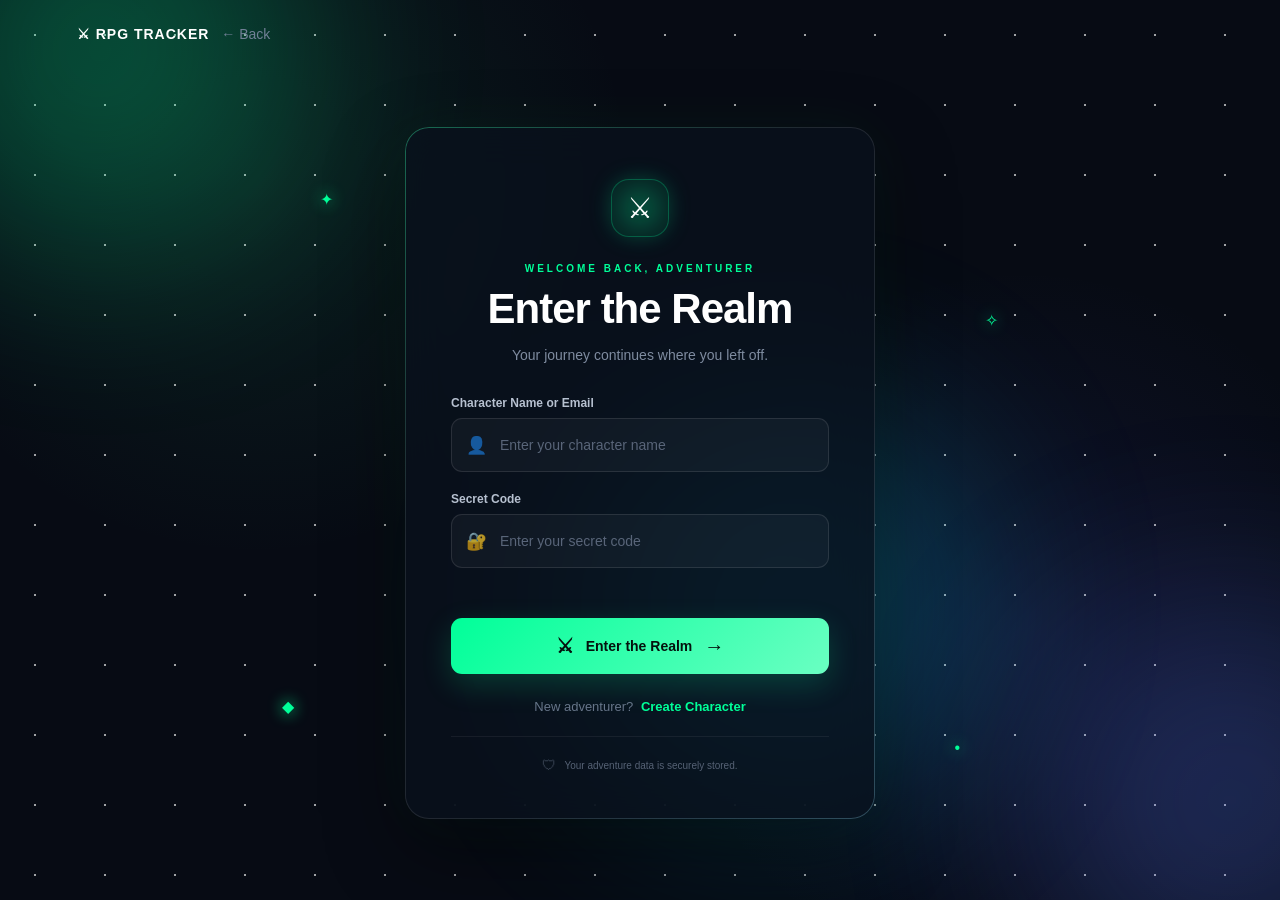
<file: frontend/login.html>
<!DOCTYPE html>
<html lang="en">
<head>
    <meta charset="UTF-8">

    <meta name="viewport"
          content="width=device-width, initial-scale=1.0">

    <title>RPG Tracker | Enter the Realm</title>

    <link rel="stylesheet" href="style.css">
</head>

<body class="auth-page">

    <!-- =========================
         ANIMATED BACKGROUND
    ========================== -->

    <div class="background">

        <div class="stars stars-1"></div>
        <div class="stars stars-2"></div>
        <div class="stars stars-3"></div>

        <div class="glow glow-1"></div>
        <div class="glow glow-2"></div>
        <div class="glow glow-3"></div>

    </div>


    <!-- =========================
         TOP BAR
    ========================== -->

    <header class="auth-header">

        <a href="index.html" class="back-link">
            ⚔ RPG TRACKER
            <span>← Back</span>
        </a>

    </header>


    <!-- =========================
         LOGIN AREA
    ========================== -->

    <main class="auth-container">

        <!-- Floating particles -->

        <span class="auth-particle particle-a">✦</span>
        <span class="auth-particle particle-b">✧</span>
        <span class="auth-particle particle-c">◆</span>
        <span class="auth-particle particle-d">•</span>


        <!-- Login Card -->

        <section class="auth-card">

            <!-- Sword -->

            <div class="auth-icon">

                <div class="mini-glow"></div>

                <div class="mini-sword">
                    ⚔
                </div>

            </div>


            <!-- Heading -->

            <div class="auth-heading">

                <div class="welcome-text">
                    WELCOME BACK, ADVENTURER
                </div>

                <h1>
                    Enter the Realm
                </h1>

                <p>
                    Your journey continues where you left off.
                </p>

            </div>


            <!-- =========================
                 LOGIN FORM
            ========================== -->

            <form id="loginForm">


                <!-- Username -->

                <div class="input-group">

                    <label for="loginUsername">
                        Character Name or Email
                    </label>

                    <div class="input-wrapper">

                        <span class="input-icon">
                            👤
                        </span>

                        <input
                            type="text"
                            id="loginUsername"
                            name="username"
                            placeholder="Enter your character name"
                            autocomplete="username"
                            required
                        >

                    </div>

                </div>


                <!-- Password -->

                <div class="input-group">

                    <label for="loginPassword">
                        Secret Code
                    </label>

                    <div class="input-wrapper">

                        <span class="input-icon">
                            🔐
                        </span>

                        <input
                            type="password"
                            id="loginPassword"
                            name="password"
                            placeholder="Enter your secret code"
                            autocomplete="current-password"
                            required
                        >

                    </div>

                </div>


                <!-- Message -->

                <div
                    id="loginMessage"
                    class="auth-message">
                </div>


                <!-- Login Button -->

                <button
                    type="submit"
                    id="loginButton"
                    class="auth-submit">

                    <span class="submit-sword">
                        ⚔
                    </span>

                    <span>
                        Enter the Realm
                    </span>

                    <span class="submit-arrow">
                        →
                    </span>

                </button>

            </form>


            <!-- Register -->

            <div class="auth-switch">

                New adventurer?

                <a href="register.html">
                    Create Character
                </a>

            </div>


            <!-- Security -->

            <div class="security-note">

                <span>
                    🛡
                </span>

                <span>
                    Your adventure data is securely stored.
                </span>

            </div>

        </section>

    </main>


    <!-- IMPORTANT
         Keep your existing JavaScript
    -->

    <script src="script.js"></script>

</body>
</html>
</file>
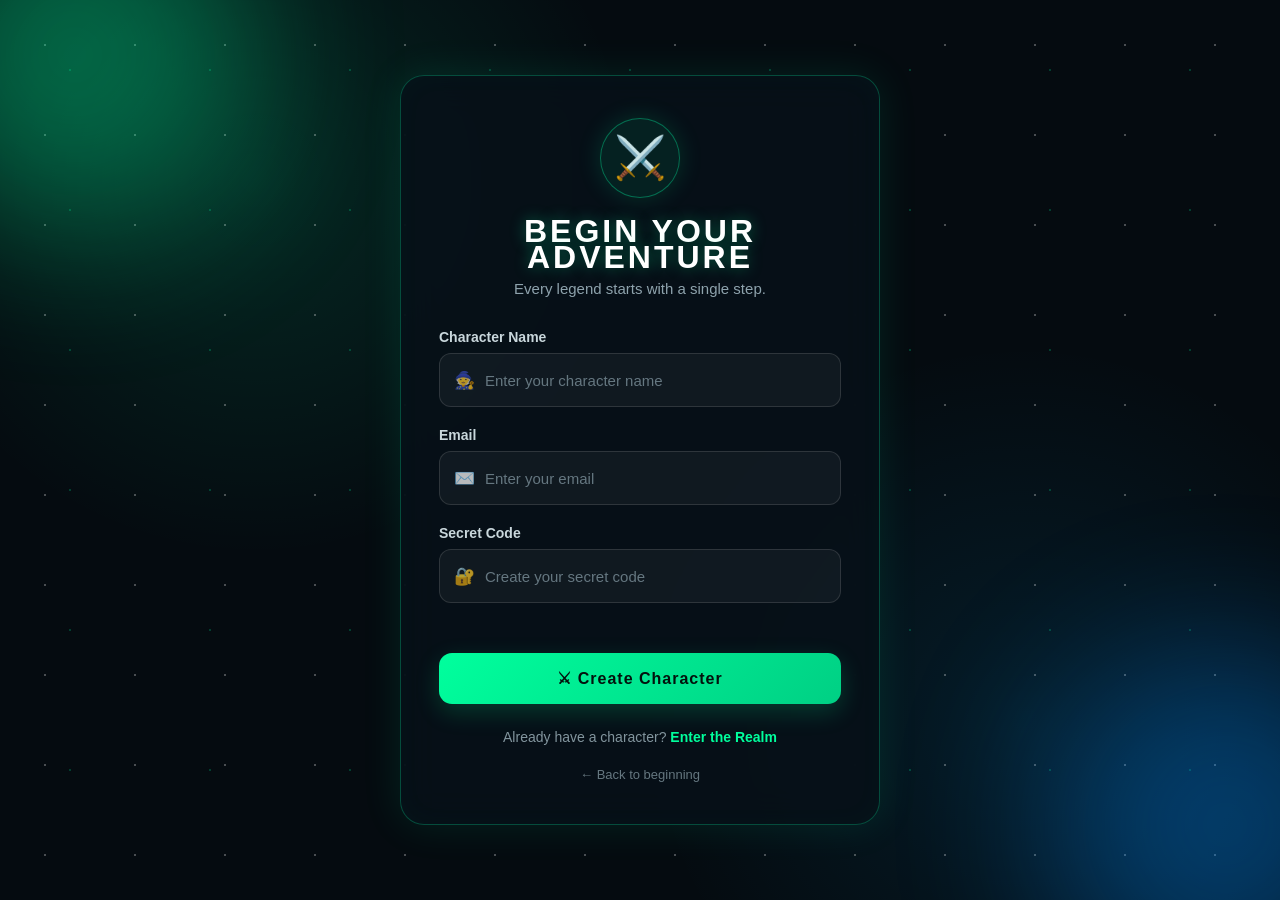
<file: frontend/register.html>
<!DOCTYPE html>
<html lang="en">
<head>
    <meta charset="UTF-8">
    <meta name="viewport" content="width=device-width, initial-scale=1.0">

    <title>RPG Tracker - Create Character</title>

    <link rel="stylesheet" href="style.css">

    <style>
        /* ================================
           RPG REGISTER PAGE
        ================================= */

        * {
            margin: 0;
            padding: 0;
            box-sizing: border-box;
        }

        body {
            min-height: 100vh;
            overflow-x: hidden;
            font-family: Arial, Helvetica, sans-serif;
            background:
                radial-gradient(circle at 20% 20%, rgba(0, 255, 170, 0.12), transparent 30%),
                radial-gradient(circle at 80% 80%, rgba(0, 180, 255, 0.10), transparent 30%),
                #050b10;
            color: #ffffff;
        }

        /* ================================
           ANIMATED BACKGROUND
        ================================= */

        .background {
            position: fixed;
            inset: 0;
            overflow: hidden;
            pointer-events: none;
            z-index: 0;
        }

        .glow {
            position: absolute;
            width: 350px;
            height: 350px;
            border-radius: 50%;
            filter: blur(80px);
            opacity: 0.35;
            animation: floatGlow 8s ease-in-out infinite;
        }

        .glow-one {
            background: #00ff9d;
            top: -120px;
            left: -100px;
        }

        .glow-two {
            background: #008cff;
            right: -120px;
            bottom: -100px;
            animation-delay: -4s;
        }

        @keyframes floatGlow {
            0%, 100% {
                transform: translate(0, 0) scale(1);
            }

            50% {
                transform: translate(40px, -30px) scale(1.15);
            }
        }

        .stars {
            position: absolute;
            inset: 0;
            background-image:
                radial-gradient(circle, rgba(255,255,255,0.8) 1px, transparent 1px),
                radial-gradient(circle, rgba(0,255,170,0.6) 1px, transparent 1px);
            background-size: 90px 90px, 140px 140px;
            animation: starMove 25s linear infinite;
            opacity: 0.35;
        }

        @keyframes starMove {
            from {
                background-position: 0 0, 0 0;
            }

            to {
                background-position: 180px 180px, -220px 160px;
            }
        }

        /* ================================
           MAIN CONTAINER
        ================================= */

        .register-page {
            position: relative;
            z-index: 2;

            min-height: 100vh;

            display: flex;
            align-items: center;
            justify-content: center;

            padding: 40px 20px;
        }

        /* ================================
           REGISTER CARD
        ================================= */

        .register-card {
            width: 100%;
            max-width: 480px;

            padding: 42px 38px;

            background: rgba(7, 17, 24, 0.88);

            border: 1px solid rgba(0, 255, 170, 0.25);

            border-radius: 24px;

            backdrop-filter: blur(18px);

            box-shadow:
                0 0 40px rgba(0, 255, 170, 0.10),
                inset 0 0 30px rgba(0, 255, 170, 0.025);

            animation: cardAppear 0.8s ease forwards;
        }

        @keyframes cardAppear {
            from {
                opacity: 0;
                transform: translateY(40px) scale(0.96);
            }

            to {
                opacity: 1;
                transform: translateY(0) scale(1);
            }
        }

        .register-card:hover {
            border-color: rgba(0, 255, 170, 0.45);

            box-shadow:
                0 0 55px rgba(0, 255, 170, 0.15),
                inset 0 0 35px rgba(0, 255, 170, 0.03);
        }

        /* ================================
           ICON
        ================================= */

        .rpg-icon {
            width: 80px;
            height: 80px;

            margin: 0 auto 20px;

            display: flex;
            align-items: center;
            justify-content: center;

            font-size: 42px;

            border-radius: 50%;

            background: rgba(0, 255, 170, 0.08);

            border: 1px solid rgba(0, 255, 170, 0.35);

            box-shadow:
                0 0 25px rgba(0, 255, 170, 0.15);

            animation: swordFloat 3s ease-in-out infinite;
        }

        @keyframes swordFloat {
            0%, 100% {
                transform: translateY(0) rotate(-3deg);
            }

            50% {
                transform: translateY(-8px) rotate(3deg);
            }
        }

        /* ================================
           HEADINGS
        ================================= */

        .register-card h1 {
            text-align: center;

            font-size: 32px;

            letter-spacing: 3px;

            margin-bottom: 10px;

            color: #ffffff;

            text-shadow:
                0 0 15px rgba(0, 255, 170, 0.35);
        }

        .subtitle {
            text-align: center;

            color: #8ea3ad;

            font-size: 15px;

            margin-bottom: 32px;
        }

        /* ================================
           FORM
        ================================= */

        .form-group {
            margin-bottom: 20px;
        }

        .form-group label {
            display: block;

            margin-bottom: 8px;

            color: #c9d7dc;

            font-size: 14px;

            font-weight: 600;
        }

        .input-wrapper {
            position: relative;
        }

        .input-icon {
            position: absolute;

            left: 15px;

            top: 50%;

            transform: translateY(-50%);

            font-size: 17px;

            opacity: 0.7;

            pointer-events: none;
        }

        .form-group input {
            width: 100%;

            padding: 15px 16px 15px 45px;

            border-radius: 12px;

            border: 1px solid rgba(255,255,255,0.12);

            outline: none;

            background: rgba(255,255,255,0.045);

            color: white;

            font-size: 15px;

            transition:
                border-color 0.25s ease,
                box-shadow 0.25s ease,
                background 0.25s ease,
                transform 0.25s ease;
        }

        .form-group input::placeholder {
            color: #657780;
        }

        .form-group input:focus {
            border-color: #00ff9d;

            background: rgba(0,255,157,0.045);

            box-shadow:
                0 0 0 3px rgba(0,255,157,0.08),
                0 0 20px rgba(0,255,157,0.08);

            transform: translateY(-1px);
        }

        /* ================================
           CREATE BUTTON
        ================================= */

        .create-button {
            width: 100%;

            margin-top: 8px;

            padding: 16px;

            border: none;

            border-radius: 13px;

            cursor: pointer;

            font-size: 16px;

            font-weight: 700;

            letter-spacing: 1px;

            color: #03120d;

            background: linear-gradient(
                135deg,
                #00ff9d,
                #00d084
            );

            box-shadow:
                0 8px 25px rgba(0, 255, 157, 0.18);

            transition:
                transform 0.2s ease,
                box-shadow 0.2s ease,
                filter 0.2s ease;
        }

        .create-button:hover {
            transform: translateY(-3px);

            filter: brightness(1.08);

            box-shadow:
                0 12px 35px rgba(0, 255, 157, 0.28);
        }

        .create-button:active {
            transform: translateY(0) scale(0.98);
        }

        .create-button:disabled {
            cursor: not-allowed;

            opacity: 0.6;

            transform: none;
        }

        /* ================================
           MESSAGE
        ================================= */

        #registerMessage {
            min-height: 22px;

            margin-top: 15px;

            text-align: center;

            font-size: 14px;

            color: #ff7777;
        }

        /* ================================
           LINKS
        ================================= */

        .login-text {
            text-align: center;

            margin-top: 25px;

            color: #82959e;

            font-size: 14px;
        }

        .login-text a {
            color: #00ff9d;

            text-decoration: none;

            font-weight: 700;

            transition: color 0.2s ease;
        }

        .login-text a:hover {
            color: #ffffff;

            text-shadow:
                0 0 10px rgba(0,255,157,0.5);
        }

        .back-home {
            display: block;

            text-align: center;

            margin-top: 22px;

            color: #657780;

            text-decoration: none;

            font-size: 13px;

            transition: color 0.2s ease;
        }

        .back-home:hover {
            color: #00ff9d;
        }

        /* ================================
           RESPONSIVE
        ================================= */

        @media (max-width: 520px) {

            .register-page {
                padding: 20px 14px;
            }

            .register-card {
                padding: 32px 22px;

                border-radius: 20px;
            }

            .register-card h1 {
                font-size: 26px;
            }

            .rpg-icon {
                width: 70px;
                height: 70px;

                font-size: 36px;
            }
        }

    </style>
</head>

<body>

    <!-- Animated background -->
    <div class="background">
        <div class="stars"></div>
        <div class="glow glow-one"></div>
        <div class="glow glow-two"></div>
    </div>


    <!-- Main registration page -->
    <main class="register-page">

        <section class="register-card">

            <!-- RPG icon -->
            <div class="rpg-icon">
                ⚔️
            </div>


            <!-- Heading -->
            <h1>BEGIN YOUR ADVENTURE</h1>

            <p class="subtitle">
                Every legend starts with a single step.
            </p>


            <!-- Registration form -->
            <form id="registerForm">

                <!-- Character Name -->
                <div class="form-group">

                    <label for="registerUsername">
                        Character Name
                    </label>

                    <div class="input-wrapper">

                        <span class="input-icon">
                            🧙
                        </span>

                        <input
                            type="text"
                            id="registerUsername"
                            name="username"
                            placeholder="Enter your character name"
                            maxlength="50"
                            required
                        >

                    </div>

                </div>


                <!-- Email -->
                <div class="form-group">

                    <label for="registerEmail">
                        Email
                    </label>

                    <div class="input-wrapper">

                        <span class="input-icon">
                            ✉️
                        </span>

                        <input
                            type="email"
                            id="registerEmail"
                            name="email"
                            placeholder="Enter your email"
                            maxlength="100"
                            required
                        >

                    </div>

                </div>


                <!-- Password -->
                <div class="form-group">

                    <label for="registerPassword">
                        Secret Code
                    </label>

                    <div class="input-wrapper">

                        <span class="input-icon">
                            🔐
                        </span>

                        <input
                            type="password"
                            id="registerPassword"
                            name="password"
                            placeholder="Create your secret code"
                            required
                        >

                    </div>

                </div>


                <!-- Error / success message -->
                <div id="registerMessage"></div>


                <!-- Button -->
                <button
                    type="submit"
                    id="registerButton"
                    class="create-button"
                >
                    ⚔ Create Character
                </button>

            </form>


            <!-- Login -->
            <p class="login-text">
                Already have a character?
                <a href="login.html">
                    Enter the Realm
                </a>
            </p>


            <!-- Home -->
            <a
                href="index.html"
                class="back-home"
            >
                ← Back to beginning
            </a>

        </section>

    </main>


    <!-- Your existing JavaScript -->
    <script src="script.js"></script>

</body>
</html>
</file>
<file: frontend/style.css>
/* =========================================================
   RPG TRACKER - LANDING PAGE
   Animated RPG Theme
========================================================= */


/* =========================================================
   RESET
========================================================= */

* {
    margin: 0;
    padding: 0;
    box-sizing: border-box;
}


html {
    scroll-behavior: smooth;
}


body {
    min-height: 100vh;

    font-family:
        "Segoe UI",
        Arial,
        sans-serif;

    background:
        radial-gradient(
            circle at 20% 20%,
            rgba(40, 170, 110, 0.12),
            transparent 30%
        ),
        radial-gradient(
            circle at 80% 70%,
            rgba(80, 80, 220, 0.12),
            transparent 30%
        ),
        #070b14;

    color: white;

    overflow-x: hidden;
}


/* =========================================================
   ANIMATED BACKGROUND
========================================================= */

.background {
    position: fixed;

    inset: 0;

    z-index: -10;

    overflow: hidden;

    pointer-events: none;
}


/* =========================================================
   STARS
========================================================= */

.stars {
    position: absolute;

    inset: 0;

    background-image:
        radial-gradient(
            2px 2px at 20px 30px,
            white,
            transparent
        ),
        radial-gradient(
            1px 1px at 80px 120px,
            white,
            transparent
        ),
        radial-gradient(
            2px 2px at 150px 80px,
            white,
            transparent
        ),
        radial-gradient(
            1px 1px at 250px 180px,
            white,
            transparent
        ),
        radial-gradient(
            2px 2px at 350px 50px,
            white,
            transparent
        ),
        radial-gradient(
            1px 1px at 450px 250px,
            white,
            transparent
        ),
        radial-gradient(
            2px 2px at 550px 100px,
            white,
            transparent
        );

    background-size: 600px 300px;

    opacity: 0.5;
}


.stars-1 {
    animation:
        starMove1 25s linear infinite,
        twinkle 4s ease-in-out infinite;
}


.stars-2 {
    background-size: 900px 450px;

    opacity: 0.3;

    animation:
        starMove2 40s linear infinite,
        twinkle 6s ease-in-out infinite;
}


.stars-3 {
    background-size: 1200px 600px;

    opacity: 0.2;

    animation:
        starMove3 55s linear infinite,
        twinkle 8s ease-in-out infinite;
}


@keyframes starMove1 {

    from {
        transform: translateY(0);
    }

    to {
        transform: translateY(300px);
    }

}


@keyframes starMove2 {

    from {
        transform: translate(0, 0);
    }

    to {
        transform: translate(-200px, 400px);
    }

}


@keyframes starMove3 {

    from {
        transform: translate(0, 0);
    }

    to {
        transform: translate(300px, 500px);
    }

}


@keyframes twinkle {

    0%,
    100% {
        opacity: 0.25;
    }

    50% {
        opacity: 0.75;
    }

}


/* =========================================================
   BACKGROUND GLOW
========================================================= */

.glow {
    position: absolute;

    width: 450px;
    height: 450px;

    border-radius: 50%;

    filter: blur(100px);

    opacity: 0.18;
}


.glow-1 {
    background: #00ff99;

    top: -150px;
    left: -100px;

    animation: glowMove1 8s ease-in-out infinite alternate;
}


.glow-2 {
    background: #5c7cff;

    right: -150px;
    bottom: -100px;

    animation: glowMove2 10s ease-in-out infinite alternate;
}


.glow-3 {
    background: #00d4ff;

    top: 45%;
    left: 45%;

    animation: glowMove3 12s ease-in-out infinite alternate;
}


@keyframes glowMove1 {

    from {
        transform: translate(0, 0) scale(1);
    }

    to {
        transform: translate(150px, 100px) scale(1.3);
    }

}


@keyframes glowMove2 {

    from {
        transform: translate(0, 0) scale(1);
    }

    to {
        transform: translate(-120px, -80px) scale(1.25);
    }

}


@keyframes glowMove3 {

    from {
        transform: translate(-100px, -50px);
        opacity: 0.1;
    }

    to {
        transform: translate(100px, 70px);
        opacity: 0.25;
    }

}


/* =========================================================
   NAVBAR
========================================================= */

.navbar {

    width: 100%;

    height: 80px;

    padding:
        0 6%;

    display: flex;

    align-items: center;

    justify-content: space-between;

    position: relative;

    z-index: 10;

    border-bottom:
        1px solid
        rgba(255, 255, 255, 0.05);

    backdrop-filter: blur(12px);

    animation: navAppear 1s ease forwards;
}


@keyframes navAppear {

    from {
        opacity: 0;
        transform: translateY(-30px);
    }

    to {
        opacity: 1;
        transform: translateY(0);
    }

}


.logo {

    display: flex;

    align-items: center;

    gap: 10px;

    font-weight: 800;

    letter-spacing: 2px;

    font-size: 18px;

    text-shadow:
        0 0 15px
        rgba(0, 255, 153, 0.4);
}


.logo:first-letter {
    font-size: 25px;
}


.nav-links {

    display: flex;

    align-items: center;

    gap: 25px;
}


.nav-links a {

    color: #b9c4d4;

    text-decoration: none;

    font-size: 14px;

    transition:
        color 0.3s ease,
        transform 0.3s ease;
}


.nav-links a:hover {

    color: white;

    transform: translateY(-2px);
}


.nav-register {

    padding:
        10px 18px;

    border:
        1px solid
        rgba(0, 255, 153, 0.4);

    border-radius: 8px;

    background:
        rgba(0, 255, 153, 0.08);

}


/* =========================================================
   HERO
========================================================= */

.hero {

    min-height:
        calc(100vh - 80px);

    max-width: 1250px;

    margin: auto;

    padding:
        70px 6% 40px;

    display: grid;

    grid-template-columns:
        1.05fr 0.95fr;

    align-items: center;

    gap: 50px;
}


/* =========================================================
   HERO CONTENT
========================================================= */

.hero-content {

    position: relative;

    z-index: 2;

    animation:
        heroContentAppear 1.2s
        cubic-bezier(0.2, 0.8, 0.2, 1)
        forwards;
}


@keyframes heroContentAppear {

    from {

        opacity: 0;

        transform:
            translateX(-60px);

    }

    to {

        opacity: 1;

        transform:
            translateX(0);

    }

}


/* =========================================================
   EYEBROW
========================================================= */

.eyebrow {

    display: inline-flex;

    align-items: center;

    gap: 10px;

    padding:
        8px 14px;

    border:
        1px solid
        rgba(0, 255, 153, 0.2);

    border-radius: 50px;

    background:
        rgba(0, 255, 153, 0.05);

    color: #7dfcc0;

    font-size: 11px;

    letter-spacing: 2px;

    margin-bottom: 25px;

    animation:
        fadeUp 1s 0.2s
        both;
}


.pulse-dot {

    width: 8px;

    height: 8px;

    border-radius: 50%;

    background: #00ff99;

    box-shadow:
        0 0 10px
        #00ff99;

    animation:
        pulse 1.5s
        ease-in-out infinite;
}


@keyframes pulse {

    0%,
    100% {

        transform: scale(1);

        box-shadow:
            0 0 5px
            #00ff99;

    }

    50% {

        transform: scale(1.5);

        box-shadow:
            0 0 20px
            #00ff99;

    }

}


/* =========================================================
   TITLE
========================================================= */

h1 {

    font-size:
        clamp(65px, 9vw, 125px);

    line-height:
        0.82;

    letter-spacing:
        -5px;

    font-weight: 900;

    margin-bottom: 35px;

    animation:
        titleAppear 1.2s
        0.2s
        both;
}


.title-line {

    display: block;

    color: white;

    text-shadow:
        0 0 30px
        rgba(255, 255, 255, 0.08);
}


.tracker {

    color: transparent;

    -webkit-text-stroke:
        1px rgba(255, 255, 255, 0.75);

    background:
        linear-gradient(
            90deg,
            #ffffff,
            #00ff99,
            #64dfff,
            #ffffff
        );

    background-size: 300%;

    -webkit-background-clip: text;

    background-clip: text;

    animation:
        gradientText 5s
        ease infinite;
}


@keyframes gradientText {

    0% {
        background-position: 0% 50%;
    }

    50% {
        background-position: 100% 50%;
    }

    100% {
        background-position: 0% 50%;
    }

}


@keyframes titleAppear {

    from {

        opacity: 0;

        transform:
            translateY(40px)
            scale(0.95);

    }

    to {

        opacity: 1;

        transform:
            translateY(0)
            scale(1);

    }

}


/* =========================================================
   DESCRIPTION
========================================================= */

.hero-description {

    max-width: 600px;

    color: #aeb9ca;

    font-size: 18px;

    line-height: 1.7;

    margin-bottom: 35px;

    animation:
        fadeUp 1s 0.5s
        both;
}


.hero-description strong {

    color: #00ff99;

}


/* =========================================================
   BUTTONS
========================================================= */

.hero-buttons {

    display: flex;

    flex-wrap: wrap;

    gap: 15px;

    animation:
        fadeUp 1s 0.7s
        both;
}


.btn {

    min-height: 54px;

    padding:
        0 22px;

    display: inline-flex;

    align-items: center;

    justify-content: center;

    gap: 12px;

    border-radius: 10px;

    text-decoration: none;

    font-weight: 700;

    font-size: 14px;

    transition:
        transform 0.3s ease,
        box-shadow 0.3s ease,
        background 0.3s ease;

    position: relative;

    overflow: hidden;
}


.btn::before {

    content: "";

    position: absolute;

    top: 0;

    left: -100%;

    width: 70%;

    height: 100%;

    background:
        linear-gradient(
            90deg,
            transparent,
            rgba(255,255,255,0.25),
            transparent
        );

    transform:
        skewX(-20deg);

    transition:
        left 0.6s ease;
}


.btn:hover::before {

    left: 140%;

}


.btn-primary {

    color: #03130d;

    background:
        linear-gradient(
            135deg,
            #00ff99,
            #62ffc0
        );

    box-shadow:
        0 0 25px
        rgba(0, 255, 153, 0.25);
}


.btn-primary:hover {

    transform:
        translateY(-5px)
        scale(1.02);

    box-shadow:
        0 15px 40px
        rgba(0, 255, 153, 0.35);
}


.btn-secondary {

    color: white;

    border:
        1px solid
        rgba(255, 255, 255, 0.15);

    background:
        rgba(255, 255, 255, 0.04);

    backdrop-filter: blur(10px);
}


.btn-secondary:hover {

    transform:
        translateY(-5px);

    background:
        rgba(255, 255, 255, 0.09);

    box-shadow:
        0 10px 30px
        rgba(0, 0, 0, 0.3);
}


.btn-icon {

    font-size: 20px;

    animation:
        swordPulse 2s
        ease-in-out infinite;
}


@keyframes swordPulse {

    0%,
    100% {
        transform: rotate(-5deg);
    }

    50% {
        transform: rotate(5deg) scale(1.15);
    }

}


.arrow {

    font-size: 20px;

    transition:
        transform 0.3s ease;
}


.btn:hover .arrow {

    transform:
        translateX(5px);
}


/* =========================================================
   STATUS
========================================================= */

.hero-status {

    display: flex;

    align-items: center;

    gap: 18px;

    margin-top: 28px;

    color: #718096;

    font-size: 12px;

    animation:
        fadeUp 1s 0.9s
        both;
}


.status-item {

    display: flex;

    align-items: center;

    gap: 8px;
}


.status-icon {

    color: #00ff99;

    font-size: 9px;

    animation:
        pulse 2s infinite;
}


.status-divider {

    height: 20px;

    width: 1px;

    background:
        rgba(255,255,255,0.1);
}


/* =========================================================
   HERO VISUAL
========================================================= */

.hero-visual {

    position: relative;

    min-height: 550px;

    display: flex;

    align-items: center;

    justify-content: center;

    animation:
        visualAppear 1.5s
        0.3s
        both;
}


@keyframes visualAppear {

    from {

        opacity: 0;

        transform:
            scale(0.7)
            rotate(-5deg);

    }

    to {

        opacity: 1;

        transform:
            scale(1)
            rotate(0);

    }

}


/* =========================================================
   CHARACTER GLOW
========================================================= */

.character-glow {

    position: absolute;

    width: 350px;

    height: 350px;

    border-radius: 50%;

    background:
        radial-gradient(
            circle,
            rgba(0, 255, 153, 0.25),
            transparent 65%
        );

    filter: blur(20px);

    animation:
        characterGlow 3s
        ease-in-out infinite;
}


@keyframes characterGlow {

    0%,
    100% {

        transform:
            scale(0.9);

        opacity: 0.5;

    }

    50% {

        transform:
            scale(1.15);

        opacity: 1;

    }

}


/* =========================================================
   MAGIC CIRCLE
========================================================= */

.magic-circle {

    position: absolute;

    width: 430px;

    height: 430px;

    border-radius: 50%;

    animation:
        rotateCircle 25s
        linear infinite;
}


@keyframes rotateCircle {

    from {
        transform: rotate(0deg);
    }

    to {
        transform: rotate(360deg);
    }

}


.circle-ring {

    position: absolute;

    inset: 0;

    border-radius: 50%;

    border:
        1px solid
        rgba(0, 255, 153, 0.18);
}


.ring-1 {

    transform:
        rotate(0deg)
        scale(1);
}


.ring-2 {

    transform:
        rotate(45deg)
        scale(0.78);

    border-style: dashed;
}


.ring-3 {

    transform:
        rotate(90deg)
        scale(0.58);

    border:
        1px dashed
        rgba(100, 220, 255, 0.25);
}


.rune {

    position: absolute;

    color: #00ff99;

    font-size: 18px;

    text-shadow:
        0 0 15px
        #00ff99;
}


.rune-1 {
    top: 0;
    left: 50%;
}


.rune-2 {
    right: 0;
    top: 50%;
}


.rune-3 {
    bottom: 0;
    left: 50%;
}


.rune-4 {
    left: 0;
    top: 50%;
}


/* =========================================================
   SWORD
========================================================= */

.sword-container {

    position: relative;

    z-index: 3;

    animation:
        swordFloat 4s
        ease-in-out infinite;
}


@keyframes swordFloat {

    0%,
    100% {

        transform:
            translateY(0)
            rotate(-3deg);

    }

    50% {

        transform:
            translateY(-18px)
            rotate(3deg);

    }

}


.sword {

    position: relative;

    width: 95px;

    height: 360px;

    display: flex;

    align-items: center;

    flex-direction: column;

    filter:
        drop-shadow(
            0 0 20px
            rgba(0,255,153,0.5)
        );
}


/* BLADE */

.blade {

    width: 50px;

    height: 230px;

    position: relative;

    background:
        linear-gradient(
            90deg,
            #66717e,
            #f4ffff,
            #a9bac7,
            #ffffff,
            #64707b
        );

    clip-path:
        polygon(
            50% 0%,
            100% 25%,
            75% 100%,
            50% 92%,
            25% 100%,
            0% 25%
        );

    border-radius:
        5px 5px 15px 15px;
}


.blade-shine {

    position: absolute;

    width: 8px;

    height: 190px;

    left: 21px;

    top: 15px;

    background:
        rgba(255,255,255,0.8);

    filter:
        blur(3px);

    animation:
        bladeShine 2s
        ease-in-out infinite;
}


@keyframes bladeShine {

    0%,
    100% {

        opacity: 0.2;

        transform:
            translateY(0);

    }

    50% {

        opacity: 1;

        transform:
            translateY(25px);

    }

}


/* GUARD */

.guard {

    position: relative;

    width: 125px;

    height: 20px;

    margin-top: -5px;

    background:
        linear-gradient(
            90deg,
            #00a66a,
            #00ff99,
            #00a66a
        );

    border-radius: 50%;

    box-shadow:
        0 0 20px
        rgba(0,255,153,0.5);
}


.guard span {

    position: absolute;

    width: 22px;

    height: 22px;

    border-radius: 50%;

    background: #0b1715;

    top: -1px;
}


.guard span:first-child {
    left: -7px;
}


.guard span:last-child {
    right: -7px;
}


/* HANDLE */

.handle {

    width: 25px;

    height: 85px;

    background:
        repeating-linear-gradient(
            0deg,
            #101820 0px,
            #101820 10px,
            #00a66a 11px,
            #101820 13px
        );

    border-radius:
        0 0 8px 8px;

    box-shadow:
        0 0 12px
        rgba(0,255,153,0.3);
}


/* POMMEL */

.pommel {

    width: 35px;

    height: 35px;

    margin-top: -5px;

    border-radius: 50%;

    display: flex;

    align-items: center;

    justify-content: center;

    background:
        #00ff99;

    color: #06100c;

    box-shadow:
        0 0 25px
        rgba(0,255,153,0.6);

    animation:
        pommelPulse 2s
        infinite;
}


@keyframes pommelPulse {

    0%,
    100% {
        box-shadow:
            0 0 15px
            rgba(0,255,153,0.4);
    }

    50% {
        box-shadow:
            0 0 35px
            rgba(0,255,153,0.8);
    }

}


/* =========================================================
   FLOATING CARDS
========================================================= */

.floating-card {

    position: absolute;

    z-index: 5;

    display: flex;

    align-items: center;

    gap: 10px;

    padding:
        12px 16px;

    border:
        1px solid
        rgba(255,255,255,0.1);

    border-radius: 12px;

    background:
        rgba(10,18,30,0.75);

    backdrop-filter:
        blur(12px);

    box-shadow:
        0 15px 35px
        rgba(0,0,0,0.3);

    animation:
        cardFloat 4s
        ease-in-out infinite;
}


.floating-card small {

    display: block;

    color: #748195;

    font-size: 8px;

    letter-spacing: 1px;

    margin-bottom: 3px;
}


.floating-card strong {

    font-size: 13px;

    color: white;
}


.card-icon {

    font-size: 22px;
}


.card-xp {

    top: 12%;

    left: 3%;

    animation-delay:
        -1s;
}


.card-level {

    right: 0;

    top: 30%;

    animation-delay:
        -2s;
}


.card-coins {

    bottom: 12%;

    left: 8%;

    animation-delay:
        -3s;
}


@keyframes cardFloat {

    0%,
    100% {

        transform:
            translateY(0)
            rotate(0deg);

    }

    50% {

        transform:
            translateY(-14px)
            rotate(1deg);

    }

}


/* =========================================================
   PARTICLES
========================================================= */

.particle {

    position: absolute;

    color: #00ff99;

    text-shadow:
        0 0 15px
        currentColor;

    animation:
        particleFloat
        4s ease-in-out infinite;
}


.particle-1 {

    top: 8%;
    right: 20%;

    animation-delay: 0s;
}


.particle-2 {

    top: 45%;
    right: 3%;

    animation-delay: 1s;
}


.particle-3 {

    bottom: 12%;
    right: 22%;

    animation-delay: 2s;
}


.particle-4 {

    top: 20%;
    left: 10%;

    animation-delay: 3s;
}


.particle-5 {

    bottom: 25%;
    right: 5%;

    animation-delay: 1.5s;
}


.particle-6 {

    bottom: 5%;
    left: 30%;

    animation-delay: 2.5s;
}


@keyframes particleFloat {

    0%,
    100% {

        transform:
            translateY(0)
            scale(1);

        opacity: 0.3;

    }

    50% {

        transform:
            translateY(-30px)
            scale(1.5);

        opacity: 1;

    }

}


/* =========================================================
   FEATURES
========================================================= */

.features {

    max-width: 1100px;

    margin:
        0 auto;

    padding:
        30px 6% 60px;

    display: grid;

    grid-template-columns:
        repeat(4, 1fr);

    gap: 15px;
}


.feature-card {

    display: flex;

    align-items: center;

    gap: 14px;

    padding:
        18px;

    border:
        1px solid
        rgba(255,255,255,0.07);

    border-radius: 14px;

    background:
        rgba(255,255,255,0.025);

    transition:
        transform 0.3s ease,
        border-color 0.3s ease,
        background 0.3s ease;

    animation:
        featureAppear 1s
        both;
}


.feature-card:nth-child(1) {
    animation-delay: 0.2s;
}


.feature-card:nth-child(2) {
    animation-delay: 0.35s;
}


.feature-card:nth-child(3) {
    animation-delay: 0.5s;
}


.feature-card:nth-child(4) {
    animation-delay: 0.65s;
}


@keyframes featureAppear {

    from {

        opacity: 0;

        transform:
            translateY(30px);

    }

    to {

        opacity: 1;

        transform:
            translateY(0);

    }

}


.feature-card:hover {

    transform:
        translateY(-7px);

    border-color:
        rgba(0,255,153,0.25);

    background:
        rgba(0,255,153,0.04);

}


.feature-icon {

    width: 45px;

    height: 45px;

    flex-shrink: 0;

    display: flex;

    align-items: center;

    justify-content: center;

    border-radius: 12px;

    background:
        rgba(0,255,153,0.08);

    font-size: 21px;

    transition:
        transform 0.3s ease;
}


.feature-card:hover
.feature-icon {

    transform:
        scale(1.15)
        rotate(5deg);

}


.feature-card h3 {

    font-size: 13px;

    margin-bottom: 4px;

}


.feature-card p {

    font-size: 11px;

    color: #718096;

}


/* =========================================================
   FOOTER
========================================================= */

footer {

    text-align: center;

    padding:
        20px 20px 30px;

    color: #566173;

    font-size: 11px;
}


.footer-line {

    width: 100px;

    height: 1px;

    margin:
        0 auto 15px;

    background:
        linear-gradient(
            90deg,
            transparent,
            #00ff99,
            transparent
        );

    opacity: 0.5;
}


footer span {

    display: block;

    margin-top: 8px;

    opacity: 0.5;

    animation:
        swordPulse 2s infinite;
}


/* =========================================================
   COMMON ANIMATION
========================================================= */

@keyframes fadeUp {

    from {

        opacity: 0;

        transform:
            translateY(25px);

    }

    to {

        opacity: 1;

        transform:
            translateY(0);

    }

}


/* =========================================================
   RESPONSIVE
========================================================= */

@media (max-width: 950px) {

    .hero {

        grid-template-columns: 1fr;

        text-align: center;

        padding-top: 60px;
    }


    .hero-content {

        display: flex;

        flex-direction: column;

        align-items: center;
    }


    .hero-description {

        max-width: 650px;
    }


    .hero-visual {

        min-height: 500px;

        margin-top: 10px;
    }


    .features {

        grid-template-columns:
            repeat(2, 1fr);
    }

}


@media (max-width: 600px) {

    .navbar {

        height: 70px;

        padding:
            0 20px;
    }


    .logo {

        font-size: 14px;
    }


    .nav-links {

        gap: 10px;
    }


    .nav-links a:first-child {

        display: none;
    }


    .nav-register {

        padding:
            8px 12px;
    }


    .hero {

        padding:
            50px 20px 20px;
    }


    h1 {

        font-size:
            clamp(55px, 18vw, 90px);

        letter-spacing:
            -3px;
    }


    .hero-description {

        font-size: 15px;
    }


    .hero-buttons {

        width: 100%;

        flex-direction: column;

        align-items: stretch;
    }


    .btn {

        width: 100%;
    }


    .hero-status {

        flex-direction: column;

        gap: 10px;
    }


    .status-divider {

        display: none;
    }


    .hero-visual {

        min-height: 430px;
    }


    .magic-circle {

        width: 320px;

        height: 320px;
    }


    .sword {

        transform:
            scale(0.78);
    }


    .card-xp {

        left: 0;
    }


    .card-level {

        right: -5px;
    }


    .card-coins {

        left: 5px;
    }


    .features {

        grid-template-columns: 1fr;

        padding:
            20px 20px 50px;
    }


    .feature-card {

        padding: 16px;
    }

}


@media (prefers-reduced-motion: reduce) {

    *,
    *::before,
    *::after {

        animation-duration:
            0.01ms !important;

        animation-iteration-count:
            1 !important;

        scroll-behavior:
            auto !important;
    }

}
/* =========================================================
   RPG LOGIN / AUTH PAGE
========================================================= */

.auth-page {
    min-height: 100vh;
    overflow-x: hidden;
}


/* =========================
   HEADER
========================= */

.auth-header {
    position: relative;

    z-index: 20;

    width: 100%;

    padding: 25px 6%;

    animation:
        authHeaderAppear
        0.8s
        ease
        both;
}


@keyframes authHeaderAppear {

    from {
        opacity: 0;
        transform: translateY(-25px);
    }

    to {
        opacity: 1;
        transform: translateY(0);
    }

}


.back-link {
    display: inline-flex;

    align-items: center;

    gap: 12px;

    color: white;

    text-decoration: none;

    font-size: 14px;

    font-weight: 800;

    letter-spacing: 1px;

    transition:
        transform 0.3s ease,
        color 0.3s ease;
}


.back-link:hover {
    transform: translateX(5px);

    color: #00ff99;
}


.back-link span {
    color: #718096;

    font-weight: 500;

    letter-spacing: 0;
}


/* =========================
   AUTH CONTAINER
========================= */

.auth-container {

    min-height:
        calc(100vh - 90px);

    display: flex;

    align-items: center;

    justify-content: center;

    padding:
        20px;

    position: relative;
}


/* =========================
   LOGIN CARD
========================= */

.auth-card {

    position: relative;

    width: 100%;

    max-width: 470px;

    padding:
        45px;

    border:
        1px solid
        rgba(255,255,255,0.10);

    border-radius: 24px;

    background:
        rgba(10,17,29,0.78);

    backdrop-filter:
        blur(20px);

    box-shadow:
        0 30px 80px
        rgba(0,0,0,0.45),

        0 0 60px
        rgba(0,255,153,0.05);

    animation:
        authCardAppear
        1s
        cubic-bezier(0.2,0.8,0.2,1)
        both;
}


.auth-card::before {

    content: "";

    position: absolute;

    inset: -1px;

    border-radius: 24px;

    padding: 1px;

    background:
        linear-gradient(
            135deg,
            rgba(0,255,153,0.3),
            transparent 35%,
            transparent 65%,
            rgba(100,220,255,0.2)
        );

    -webkit-mask:
        linear-gradient(#fff 0 0)
        content-box,
        linear-gradient(#fff 0 0);

    -webkit-mask-composite: xor;

    mask-composite: exclude;

    pointer-events: none;
}


@keyframes authCardAppear {

    from {

        opacity: 0;

        transform:
            translateY(50px)
            scale(0.94);

    }

    to {

        opacity: 1;

        transform:
            translateY(0)
            scale(1);

    }

}


/* =========================
   AUTH ICON
========================= */

.auth-icon {

    position: relative;

    width: 70px;

    height: 70px;

    margin:
        0 auto 20px;

    display: flex;

    align-items: center;

    justify-content: center;
}


.mini-glow {

    position: absolute;

    inset: 0;

    border-radius: 50%;

    background:
        radial-gradient(
            circle,
            rgba(0,255,153,0.30),
            transparent 65%
        );

    filter: blur(10px);

    animation:
        miniGlowPulse
        2s
        ease-in-out
        infinite;
}


@keyframes miniGlowPulse {

    0%,
    100% {
        transform: scale(0.8);

        opacity: 0.5;
    }

    50% {
        transform: scale(1.2);

        opacity: 1;
    }

}


.mini-sword {

    position: relative;

    z-index: 2;

    width: 58px;

    height: 58px;

    display: flex;

    align-items: center;

    justify-content: center;

    border-radius: 18px;

    background:
        rgba(0,255,153,0.08);

    border:
        1px solid
        rgba(0,255,153,0.25);

    font-size: 29px;

    box-shadow:
        0 0 25px
        rgba(0,255,153,0.15);

    animation:
        miniSwordFloat
        3s
        ease-in-out
        infinite;
}


@keyframes miniSwordFloat {

    0%,
    100% {
        transform:
            translateY(0)
            rotate(-4deg);
    }

    50% {
        transform:
            translateY(-8px)
            rotate(4deg);
    }

}


/* =========================
   HEADING
========================= */

.auth-heading {

    text-align: center;

    margin-bottom: 30px;
}


.welcome-text {

    color: #00ff99;

    font-size: 10px;

    font-weight: 800;

    letter-spacing: 3px;

    margin-bottom: 12px;

    animation:
        fadeUp
        0.8s
        0.25s
        both;
}


.auth-heading h1 {

    font-size: 42px;

    line-height: 1.1;

    letter-spacing: -1px;

    margin:
        0 0 12px;

    color: white;

    animation:
        fadeUp
        0.8s
        0.35s
        both;
}


.auth-heading p {

    color: #7f8ca0;

    font-size: 14px;

    line-height: 1.6;

    animation:
        fadeUp
        0.8s
        0.45s
        both;
}


/* =========================
   INPUT GROUP
========================= */

.input-group {

    margin-bottom: 20px;

    animation:
        fadeUp
        0.8s
        0.5s
        both;
}


.input-group label {

    display: block;

    margin-bottom: 8px;

    color: #b7c1d0;

    font-size: 12px;

    font-weight: 600;
}


.input-wrapper {

    position: relative;

    display: flex;

    align-items: center;
}


.input-icon {

    position: absolute;

    left: 15px;

    z-index: 2;

    font-size: 17px;

    opacity: 0.7;

    transition:
        transform 0.3s ease,
        opacity 0.3s ease;
}


.input-wrapper input {

    width: 100%;

    height: 54px;

    padding:
        0 16px 0 48px;

    border:
        1px solid
        rgba(255,255,255,0.10);

    border-radius: 11px;

    outline: none;

    color: white;

    background:
        rgba(255,255,255,0.035);

    font-size: 14px;

    transition:
        border-color 0.3s ease,
        background 0.3s ease,
        box-shadow 0.3s ease,
        transform 0.3s ease;
}


.input-wrapper input::placeholder {

    color: #596579;
}


.input-wrapper input:focus {

    border-color:
        rgba(0,255,153,0.55);

    background:
        rgba(0,255,153,0.035);

    box-shadow:
        0 0 0 4px
        rgba(0,255,153,0.06),

        0 0 25px
        rgba(0,255,153,0.08);
}


.input-wrapper:focus-within
.input-icon {

    transform:
        scale(1.15);

    opacity: 1;
}


/* =========================
   MESSAGE
========================= */

.auth-message {

    min-height: 20px;

    margin:
        5px 0 10px;

    text-align: center;

    font-size: 13px;

    color: #ff7676;
}


/* =========================
   SUBMIT BUTTON
========================= */

.auth-submit {

    position: relative;

    width: 100%;

    height: 56px;

    border: none;

    border-radius: 11px;

    cursor: pointer;

    color: #04120d;

    background:
        linear-gradient(
            135deg,
            #00ff99,
            #6affc2
        );

    font-size: 14px;

    font-weight: 800;

    display: flex;

    align-items: center;

    justify-content: center;

    gap: 12px;

    overflow: hidden;

    box-shadow:
        0 10px 30px
        rgba(0,255,153,0.18);

    transition:
        transform 0.3s ease,
        box-shadow 0.3s ease;
}


.auth-submit::before {

    content: "";

    position: absolute;

    width: 80px;

    height: 100%;

    left: -100px;

    top: 0;

    background:
        rgba(255,255,255,0.35);

    transform:
        skewX(-20deg);

    transition:
        left 0.5s ease;
}


.auth-submit:hover::before {

    left: 120%;
}


.auth-submit:hover {

    transform:
        translateY(-4px);

    box-shadow:
        0 18px 40px
        rgba(0,255,153,0.30);
}


.auth-submit:active {

    transform:
        translateY(0)
        scale(0.98);
}


.submit-sword {

    font-size: 20px;

    animation:
        swordPulse
        2s
        ease-in-out
        infinite;
}


.submit-arrow {

    font-size: 20px;

    transition:
        transform 0.3s ease;
}


.auth-submit:hover
.submit-arrow {

    transform:
        translateX(5px);
}


/* =========================
   REGISTER LINK
========================= */

.auth-switch {

    text-align: center;

    margin-top: 25px;

    color: #68758a;

    font-size: 13px;
}


.auth-switch a {

    color: #00ff99;

    text-decoration: none;

    font-weight: 700;

    margin-left: 4px;

    transition:
        color 0.3s ease;
}


.auth-switch a:hover {

    color: white;

}


/* =========================
   SECURITY
========================= */

.security-note {

    display: flex;

    align-items: center;

    justify-content: center;

    gap: 8px;

    margin-top: 22px;

    padding-top: 20px;

    border-top:
        1px solid
        rgba(255,255,255,0.06);

    color: #566275;

    font-size: 10px;
}


.security-note span:first-child {

    font-size: 14px;

    opacity: 0.7;
}


/* =========================
   AUTH PARTICLES
========================= */

.auth-particle {

    position: absolute;

    color: #00ff99;

    text-shadow:
        0 0 15px
        #00ff99;

    pointer-events: none;

    animation:
        authParticleFloat
        4s
        ease-in-out
        infinite;
}


.particle-a {

    top: 15%;

    left: 25%;

    animation-delay: 0s;
}


.particle-b {

    top: 30%;

    right: 22%;

    animation-delay: 1s;
}


.particle-c {

    bottom: 20%;

    left: 22%;

    animation-delay: 2s;
}


.particle-d {

    bottom: 15%;

    right: 25%;

    animation-delay: 3s;
}


@keyframes authParticleFloat {

    0%,
    100% {

        opacity: 0.2;

        transform:
            translateY(0)
            scale(1);

    }

    50% {

        opacity: 1;

        transform:
            translateY(-25px)
            scale(1.5);

    }

}


/* =========================
   MOBILE
========================= */

@media (max-width: 600px) {

    .auth-header {

        padding:
            20px;
    }


    .auth-container {

        padding:
            15px;
    }


    .auth-card {

        padding:
            30px 22px;

        border-radius: 20px;
    }


    .auth-heading h1 {

        font-size: 34px;
    }


    .auth-heading p {

        font-size: 13px;
    }


    .auth-particle {

        display: none;
    }

}
/* =====================================================
   RPG TRACKER LANDING PAGE ANIMATION
   ===================================================== */

.landing-page {
    margin: 0;
    min-height: 100vh;
    overflow-x: hidden;
    color: white;
    background:
        radial-gradient(circle at 50% 30%, #183b35 0%, #071412 35%, #020605 75%);
    font-family: Arial, sans-serif;
    position: relative;
}

/* Stars */

.stars,
.stars2 {
    position: fixed;
    inset: 0;
    pointer-events: none;
    background-image:
        radial-gradient(circle, rgba(255,255,255,.8) 1px, transparent 1px);
    background-size: 70px 70px;
    animation: moveStars 20s linear infinite;
    opacity: .35;
}

.stars2 {
    background-size: 110px 110px;
    animation-duration: 35s;
    opacity: .2;
}

@keyframes moveStars {
    from {
        transform: translateY(0);
    }

    to {
        transform: translateY(70px);
    }
}

/* Glowing background */

.glow {
    position: fixed;
    width: 400px;
    height: 400px;
    border-radius: 50%;
    filter: blur(100px);
    pointer-events: none;
    opacity: .25;
}

.glow-one {
    background: #00ff9d;
    top: 10%;
    left: -150px;
    animation: glowMove 8s ease-in-out infinite alternate;
}

.glow-two {
    background: #00c8ff;
    bottom: -150px;
    right: -150px;
    animation: glowMove 10s ease-in-out infinite alternate-reverse;
}

@keyframes glowMove {
    from {
        transform: translate(0, 0);
    }

    to {
        transform: translate(100px, -80px);
    }
}

/* Navbar */

.navbar {
    position: relative;
    z-index: 10;

    height: 75px;
    padding: 0 7%;

    display: flex;
    align-items: center;
    justify-content: space-between;

    border-bottom: 1px solid rgba(255,255,255,.08);
    background: rgba(0,0,0,.2);
    backdrop-filter: blur(10px);

    animation: navbarDown 1s ease;
}

@keyframes navbarDown {
    from {
        opacity: 0;
        transform: translateY(-30px);
    }

    to {
        opacity: 1;
        transform: translateY(0);
    }
}

.logo {
    font-size: 22px;
    font-weight: bold;
    letter-spacing: 2px;
}

.logo:first-letter {
    color: #00ff9d;
}

.nav-login {
    color: white;
    text-decoration: none;
    padding: 10px 18px;
    border: 1px solid rgba(255,255,255,.2);
    border-radius: 10px;
    transition: .3s;
}

.nav-login:hover {
    border-color: #00ff9d;
    color: #00ff9d;
    box-shadow: 0 0 20px rgba(0,255,157,.25);
}

/* Hero */

.hero {
    position: relative;
    z-index: 2;

    min-height: 610px;

    display: flex;
    flex-direction: column;
    align-items: center;
    justify-content: center;

    text-align: center;
    padding: 60px 20px 30px;
}

/* Sword */

.sword {
    font-size: 60px;
    margin-bottom: 15px;

    animation:
        swordFloat 3s ease-in-out infinite,
        swordGlow 2s ease-in-out infinite alternate;
}

@keyframes swordFloat {
    0%, 100% {
        transform: translateY(0) rotate(-5deg);
    }

    50% {
        transform: translateY(-15px) rotate(5deg);
    }
}

@keyframes swordGlow {
    from {
        filter: drop-shadow(0 0 5px #00ff9d);
    }

    to {
        filter: drop-shadow(0 0 25px #00ff9d);
    }
}

/* Eyebrow */

.eyebrow {
    color: #8affd5;
    letter-spacing: 4px;
    font-size: 13px;
    animation: fadeUp 1s ease .2s both;
}

/* Main heading */

.hero h1 {
    margin: 10px 0;

    font-size: clamp(55px, 10vw, 110px);
    line-height: .95;

    letter-spacing: 5px;

    animation: titleAppear 1.2s ease .3s both;
}

.hero h1 span {
    display: block;

    background: linear-gradient(
        90deg,
        #ffffff,
        #00ff9d,
        #ffffff
    );

    background-size: 200% auto;

    color: transparent;
    background-clip: text;
    -webkit-background-clip: text;

    animation: gradientMove 4s linear infinite;
}

@keyframes gradientMove {
    to {
        background-position: 200% center;
    }
}

@keyframes titleAppear {
    from {
        opacity: 0;
        transform: scale(.8);
        filter: blur(10px);
    }

    to {
        opacity: 1;
        transform: scale(1);
        filter: blur(0);
    }
}

/* Hero text */

.hero-text {
    max-width: 650px;

    color: #b8c8c4;
    font-size: 18px;
    line-height: 1.7;

    animation: fadeUp 1s ease .6s both;
}

@keyframes fadeUp {
    from {
        opacity: 0;
        transform: translateY(25px);
    }

    to {
        opacity: 1;
        transform: translateY(0);
    }
}

/* Buttons */

.hero-buttons {
    display: flex;
    gap: 18px;
    margin-top: 25px;

    animation: fadeUp 1s ease .8s both;
}

.btn {
    display: inline-block;

    padding: 16px 28px;

    border-radius: 12px;

    text-decoration: none;
    font-weight: bold;

    transition: .3s;

    position: relative;
    overflow: hidden;
}

.primary-btn {
    color: #00130c;

    background: #00ff9d;

    box-shadow:
        0 0 20px rgba(0,255,157,.35);
}

.primary-btn:hover {
    transform: translateY(-5px) scale(1.03);

    box-shadow:
        0 0 40px rgba(0,255,157,.7);
}

.secondary-btn {
    color: white;

    border: 1px solid rgba(255,255,255,.25);

    background: rgba(255,255,255,.05);
}

.secondary-btn:hover {
    transform: translateY(-5px);

    border-color: #00ff9d;
    color: #00ff9d;
}

/* Floating cards */

.floating-card {
    position: absolute;

    padding: 13px 18px;

    border-radius: 12px;

    background: rgba(10,25,22,.8);
    border: 1px solid rgba(0,255,157,.25);

    backdrop-filter: blur(10px);

    box-shadow:
        0 0 25px rgba(0,255,157,.12);

    display: flex;
    gap: 8px;
    align-items: center;

    font-size: 14px;
}

.card-xp {
    left: 10%;
    top: 32%;

    animation: floatOne 4s ease-in-out infinite;
}

.card-level {
    right: 10%;
    top: 40%;

    animation: floatTwo 5s ease-in-out infinite;
}

.card-coins {
    left: 15%;
    bottom: 10%;

    animation: floatThree 4.5s ease-in-out infinite;
}

@keyframes floatOne {
    0%,100% {
        transform: translateY(0);
    }

    50% {
        transform: translateY(-20px);
    }
}

@keyframes floatTwo {
    0%,100% {
        transform: translateY(0) rotate(0);
    }

    50% {
        transform: translateY(20px) rotate(2deg);
    }
}

@keyframes floatThree {
    0%,100% {
        transform: translateY(0);
    }

    50% {
        transform: translateY(-15px);
    }
}

/* Features */

.features {
    position: relative;
    z-index: 5;

    display: flex;
    justify-content: center;
    gap: 25px;

    padding: 30px 20px 70px;
}

.feature {
    width: 220px;

    padding: 25px;

    text-align: center;

    border-radius: 18px;

    background: rgba(255,255,255,.035);

    border: 1px solid rgba(255,255,255,.08);

    transition: .4s;
}

.feature:hover {
    transform: translateY(-10px);

    border-color: rgba(0,255,157,.5);

    box-shadow:
        0 15px 40px rgba(0,255,157,.12);
}

.feature-icon {
    font-size: 35px;

    animation: iconPulse 2s ease-in-out infinite;
}

@keyframes iconPulse {
    0%,100% {
        transform: scale(1);
    }

    50% {
        transform: scale(1.15);
    }
}

.feature h3 {
    margin-bottom: 5px;
}

.feature p {
    color: #8b9d98;
}

/* Footer */

footer {
    position: relative;
    z-index: 5;

    text-align: center;

    padding: 25px;

    color: #6f817c;

    border-top: 1px solid rgba(255,255,255,.05);
}

/* Mobile */

@media (max-width: 700px) {

    .navbar {
        padding: 0 20px;
    }

    .logo span {
        font-size: 16px;
    }

    .nav-login {
        font-size: 13px;
        padding: 8px 12px;
    }

    .hero {
        min-height: 600px;
    }

    .hero h1 {
        font-size: 55px;
    }

    .hero-text {
        font-size: 16px;
    }

    .hero-buttons {
        flex-direction: column;
        width: 100%;
        max-width: 300px;
    }

    .floating-card {
        display: none;
    }

    .features {
        flex-direction: column;
        align-items: center;
    }

    .feature {
        width: calc(100% - 50px);
        max-width: 300px;
    }
}
/* =========================================================
   RPG TRACKER LANDING PAGE
   ========================================================= */

.landing-page {
    margin: 0;
    min-height: 100vh;
    background:
        radial-gradient(circle at 50% 35%, rgba(90, 70, 180, 0.18), transparent 35%),
        linear-gradient(135deg, #070711 0%, #101020 50%, #080810 100%);
    color: #ffffff;
    font-family: Arial, Helvetica, sans-serif;
    overflow-x: hidden;
    position: relative;
}

/* =========================
   ANIMATED STARS
   ========================= */

.landing-page .stars {
    position: fixed;
    inset: 0;
    width: 100%;
    height: 100%;
    pointer-events: none;
    opacity: 0.8;
    background-image:
        radial-gradient(circle, rgba(255,255,255,0.9) 1px, transparent 1px),
        radial-gradient(circle, rgba(140,180,255,0.6) 1px, transparent 1px);
    background-size: 90px 90px, 150px 150px;
    background-position: 0 0, 40px 70px;
    animation: starsMove 25s linear infinite;
    z-index: 0;
}

.landing-page .stars2 {
    opacity: 0.35;
    background-size: 180px 180px, 240px 240px;
    animation-duration: 45s;
    animation-direction: reverse;
}

@keyframes starsMove {
    from {
        transform: translateY(0);
    }

    to {
        transform: translateY(-180px);
    }
}

/* =========================
   GLOW EFFECTS
   ========================= */

.landing-page .glow {
    position: fixed;
    width: 450px;
    height: 450px;
    border-radius: 50%;
    filter: blur(100px);
    pointer-events: none;
    opacity: 0.18;
    z-index: 0;
    animation: glowFloat 8s ease-in-out infinite alternate;
}

.landing-page .glow-one {
    top: 10%;
    left: -150px;
    background: #7c5cff;
}

.landing-page .glow-two {
    bottom: 0;
    right: -150px;
    background: #00c6ff;
    animation-delay: 2s;
}

@keyframes glowFloat {
    from {
        transform: translateY(0) scale(1);
    }

    to {
        transform: translateY(-50px) scale(1.15);
    }
}

/* =========================
   NAVBAR
   ========================= */

.landing-page .navbar {
    position: relative;
    z-index: 10;

    width: min(1150px, calc(100% - 40px));
    margin: auto;
    padding: 28px 0;

    display: flex;
    align-items: center;
    justify-content: space-between;
}

.landing-page .logo {
    font-size: 20px;
    font-weight: 800;
    letter-spacing: 2px;

    display: flex;
    align-items: center;
    gap: 10px;

    text-shadow: 0 0 15px rgba(140, 100, 255, 0.7);
}

.landing-page .logo:first-letter {
    font-size: 28px;
}

.landing-page .nav-login {
    color: #ffffff;
    text-decoration: none;

    padding: 11px 22px;
    border: 1px solid rgba(255,255,255,0.25);
    border-radius: 30px;

    background: rgba(255,255,255,0.05);
    backdrop-filter: blur(10px);

    transition: all 0.3s ease;
}

.landing-page .nav-login:hover {
    transform: translateY(-3px);
    background: rgba(255,255,255,0.12);
    border-color: rgba(160,130,255,0.8);
    box-shadow: 0 0 25px rgba(120,90,255,0.35);
}

/* =========================
   HERO
   ========================= */

.landing-page .hero {
    position: relative;
    z-index: 5;

    min-height: 650px;

    max-width: 900px;
    margin: 0 auto;

    padding: 80px 20px 50px;

    text-align: center;

    display: flex;
    flex-direction: column;
    align-items: center;
}

/* =========================
   SWORD
   ========================= */

.landing-page .sword {
    font-size: 75px;

    margin-bottom: 20px;

    animation: swordFloat 3s ease-in-out infinite;

    filter:
        drop-shadow(0 0 12px rgba(255,255,255,0.6))
        drop-shadow(0 0 35px rgba(110,80,255,0.8));
}

@keyframes swordFloat {
    0%,
    100% {
        transform: translateY(0) rotate(-4deg);
    }

    50% {
        transform: translateY(-18px) rotate(4deg);
    }
}

/* =========================
   EYEBROW
   ========================= */

.landing-page .eyebrow {
    margin: 0 0 18px;

    color: #a99cff;

    font-size: 13px;
    font-weight: 700;

    letter-spacing: 4px;

    animation: fadeUp 0.8s ease both;
}

/* =========================
   MAIN TITLE
   ========================= */

.landing-page .hero h1 {
    margin: 0;

    font-size: clamp(55px, 9vw, 110px);
    line-height: 0.95;

    font-weight: 900;
    letter-spacing: -4px;

    text-shadow:
        0 0 15px rgba(255,255,255,0.15),
        0 0 50px rgba(110,80,255,0.3);

    animation: titleAppear 1s ease both;
}

.landing-page .hero h1 span {
    display: block;

    background: linear-gradient(
        90deg,
        #8d6cff,
        #ffffff,
        #5bdcff,
        #8d6cff
    );

    background-size: 300% auto;

    -webkit-background-clip: text;
    background-clip: text;
    color: transparent;

    animation: titleGradient 5s linear infinite;
}

@keyframes titleGradient {
    0% {
        background-position: 0% center;
    }

    100% {
        background-position: 300% center;
    }
}

@keyframes titleAppear {
    from {
        opacity: 0;
        transform: translateY(30px) scale(0.95);
    }

    to {
        opacity: 1;
        transform: translateY(0) scale(1);
    }
}

/* =========================
   HERO TEXT
   ========================= */

.landing-page .hero-text {
    max-width: 650px;

    margin: 30px auto 0;

    color: rgba(255,255,255,0.72);

    font-size: 18px;
    line-height: 1.8;

    animation: fadeUp 1s ease 0.2s both;
}

@keyframes fadeUp {
    from {
        opacity: 0;
        transform: translateY(20px);
    }

    to {
        opacity: 1;
        transform: translateY(0);
    }
}

/* =========================
   BUTTONS
   ========================= */

.landing-page .hero-buttons {
    display: flex;
    gap: 16px;

    margin-top: 35px;

    flex-wrap: wrap;
    justify-content: center;

    animation: fadeUp 1s ease 0.4s both;
}

.landing-page .btn {
    display: inline-flex;
    align-items: center;
    justify-content: center;

    min-width: 190px;

    padding: 15px 25px;

    border-radius: 12px;

    text-decoration: none;

    font-weight: 800;

    transition:
        transform 0.3s ease,
        box-shadow 0.3s ease,
        background 0.3s ease;
}

.landing-page .primary-btn {
    color: #ffffff;

    background: linear-gradient(
        135deg,
        #7255ff,
        #9a63ff
    );

    box-shadow:
        0 10px 35px rgba(115,80,255,0.35),
        inset 0 1px rgba(255,255,255,0.25);
}

.landing-page .primary-btn:hover {
    transform: translateY(-5px) scale(1.03);

    box-shadow:
        0 18px 50px rgba(115,80,255,0.55),
        0 0 25px rgba(130,100,255,0.3);
}

.landing-page .secondary-btn {
    color: #ffffff;

    border: 1px solid rgba(255,255,255,0.22);

    background: rgba(255,255,255,0.06);

    backdrop-filter: blur(10px);
}

.landing-page .secondary-btn:hover {
    transform: translateY(-5px);

    background: rgba(255,255,255,0.12);

    border-color: rgba(150,120,255,0.7);

    box-shadow: 0 15px 40px rgba(0,0,0,0.3);
}

/* =========================
   FLOATING GAME CARDS
   ========================= */

.landing-page .floating-card {
    position: absolute;

    padding: 14px 20px;

    border: 1px solid rgba(255,255,255,0.15);
    border-radius: 15px;

    background: rgba(20,20,40,0.65);

    backdrop-filter: blur(15px);

    box-shadow:
        0 15px 40px rgba(0,0,0,0.35),
        inset 0 1px rgba(255,255,255,0.08);

    display: flex;
    align-items: center;
    gap: 10px;

    font-size: 14px;

    animation: cardFloat 4s ease-in-out infinite;
}

.landing-page .floating-card span {
    font-size: 22px;
}

.landing-page .card-xp {
    left: 2%;
    top: 42%;

    animation-delay: 0s;
}

.landing-page .card-level {
    right: 2%;
    top: 28%;

    animation-delay: 1.2s;
}

.landing-page .card-coins {
    right: 7%;
    bottom: 12%;

    animation-delay: 2.2s;
}

@keyframes cardFloat {
    0%,
    100% {
        transform: translateY(0) rotate(0deg);
    }

    50% {
        transform: translateY(-15px) rotate(1deg);
    }
}

/* =========================
   FEATURES
   ========================= */

.landing-page .features {
    position: relative;
    z-index: 5;

    width: min(900px, calc(100% - 40px));

    margin: 0 auto;

    padding: 30px 0 80px;

    display: grid;
    grid-template-columns: repeat(3, 1fr);
    gap: 20px;
}

.landing-page .feature {
    padding: 28px 20px;

    text-align: center;

    border: 1px solid rgba(255,255,255,0.10);

    border-radius: 18px;

    background: rgba(255,255,255,0.04);

    backdrop-filter: blur(12px);

    transition:
        transform 0.3s ease,
        background 0.3s ease,
        box-shadow 0.3s ease;

    animation: featureAppear 0.8s ease both;
}

.landing-page .feature:nth-child(2) {
    animation-delay: 0.15s;
}

.landing-page .feature:nth-child(3) {
    animation-delay: 0.3s;
}

.landing-page .feature:hover {
    transform: translateY(-8px);

    background: rgba(255,255,255,0.08);

    box-shadow:
        0 20px 50px rgba(0,0,0,0.3),
        0 0 25px rgba(110,80,255,0.12);
}

.landing-page .feature-icon {
    font-size: 35px;

    margin-bottom: 10px;

    filter: drop-shadow(0 0 10px rgba(255,255,255,0.3));
}

.landing-page .feature h3 {
    margin: 8px 0;

    font-size: 18px;
}

.landing-page .feature p {
    margin: 0;

    color: rgba(255,255,255,0.55);
}

@keyframes featureAppear {
    from {
        opacity: 0;
        transform: translateY(30px);
    }

    to {
        opacity: 1;
        transform: translateY(0);
    }
}

/* =========================
   FOOTER
   ========================= */

.landing-page footer {
    position: relative;
    z-index: 5;

    padding: 25px 20px 35px;

    text-align: center;

    color: rgba(255,255,255,0.4);

    font-size: 13px;

    border-top: 1px solid rgba(255,255,255,0.06);
}

/* =========================
   MOBILE
   ========================= */

@media (max-width: 700px) {

    .landing-page .navbar {
        width: calc(100% - 30px);
        padding: 20px 0;
    }

    .landing-page .logo {
        font-size: 15px;
    }

    .landing-page .nav-login {
        padding: 9px 15px;
        font-size: 13px;
    }

    .landing-page .hero {
        min-height: 600px;
        padding-top: 55px;
    }

    .landing-page .sword {
        font-size: 55px;
    }

    .landing-page .hero h1 {
        font-size: clamp(48px, 15vw, 75px);
        letter-spacing: -3px;
    }

    .landing-page .hero-text {
        font-size: 16px;
        line-height: 1.6;
    }

    .landing-page .floating-card {
        display: none;
    }

    .landing-page .features {
        grid-template-columns: 1fr;
        padding-bottom: 50px;
    }

    .landing-page .hero-buttons {
        flex-direction: column;
        width: 100%;
        max-width: 320px;
    }

    .landing-page .btn {
        width: 100%;
        box-sizing: border-box;
    }
}
</file>
